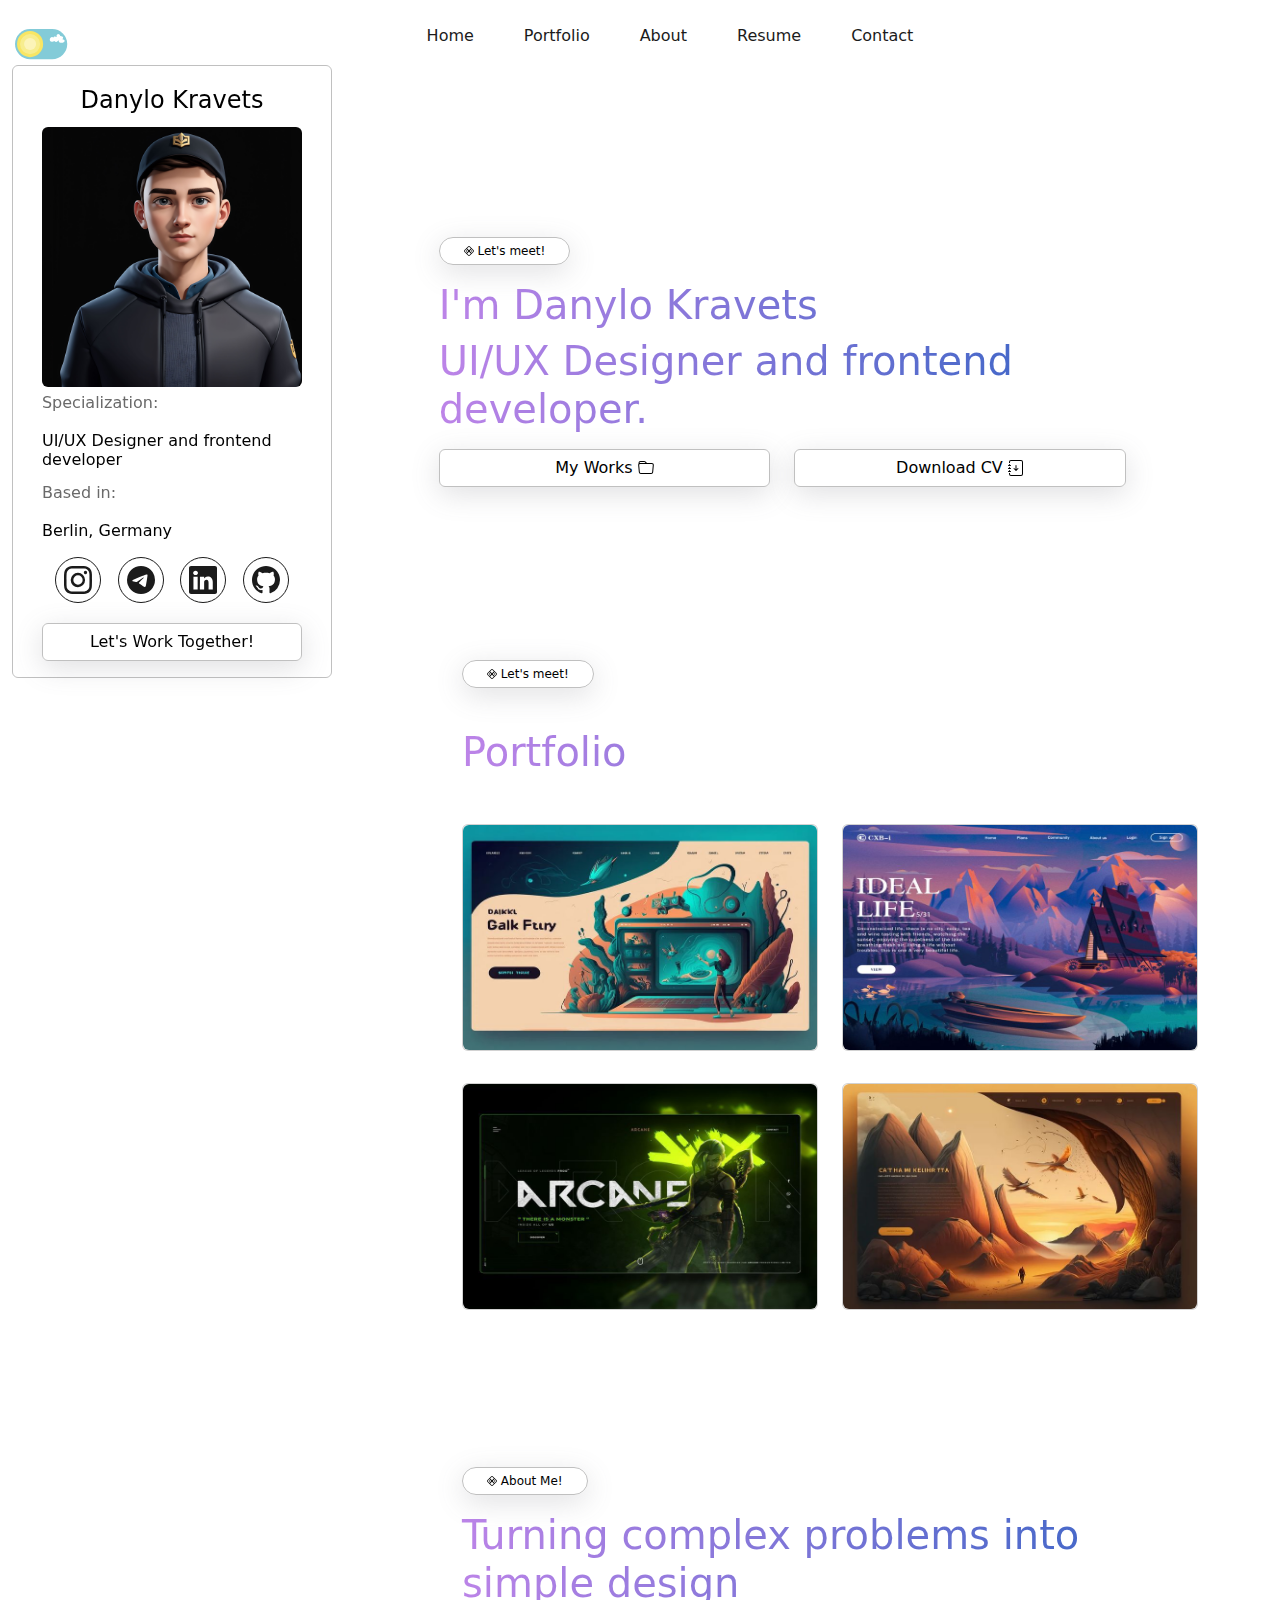
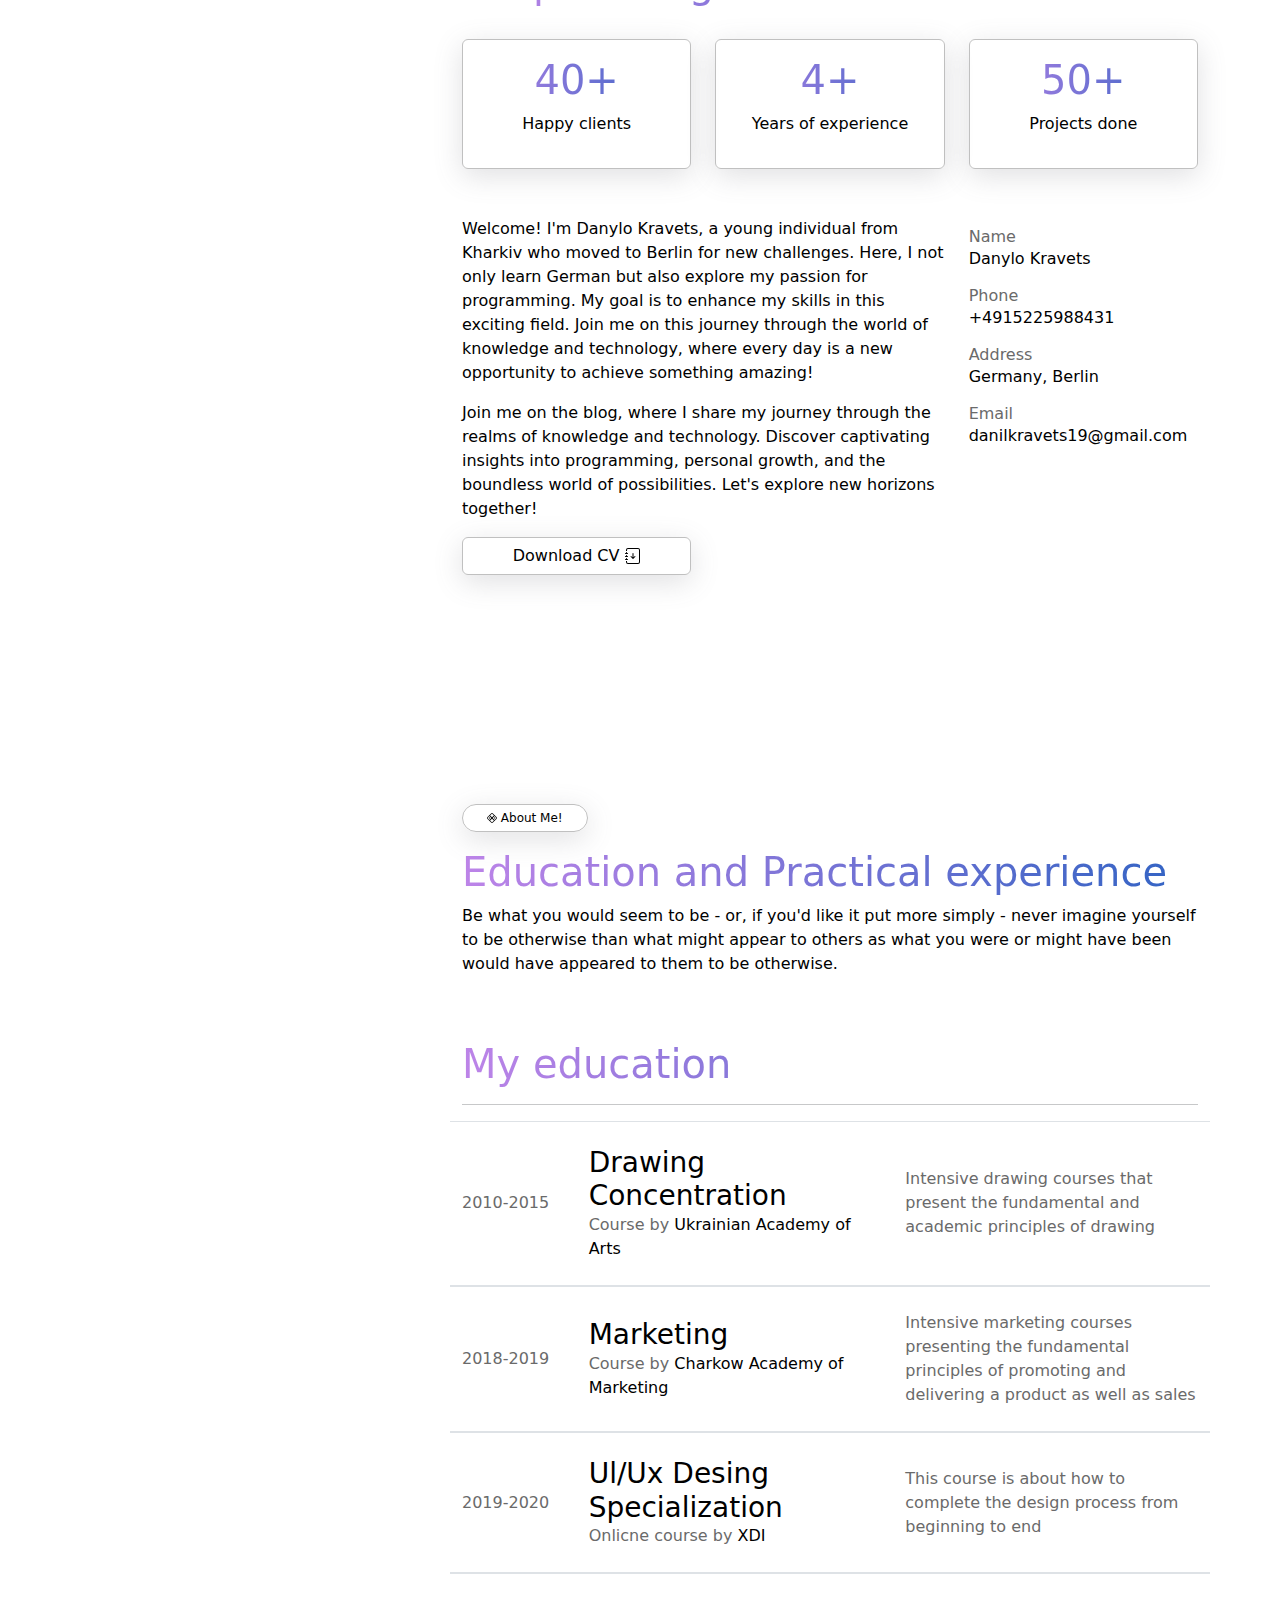
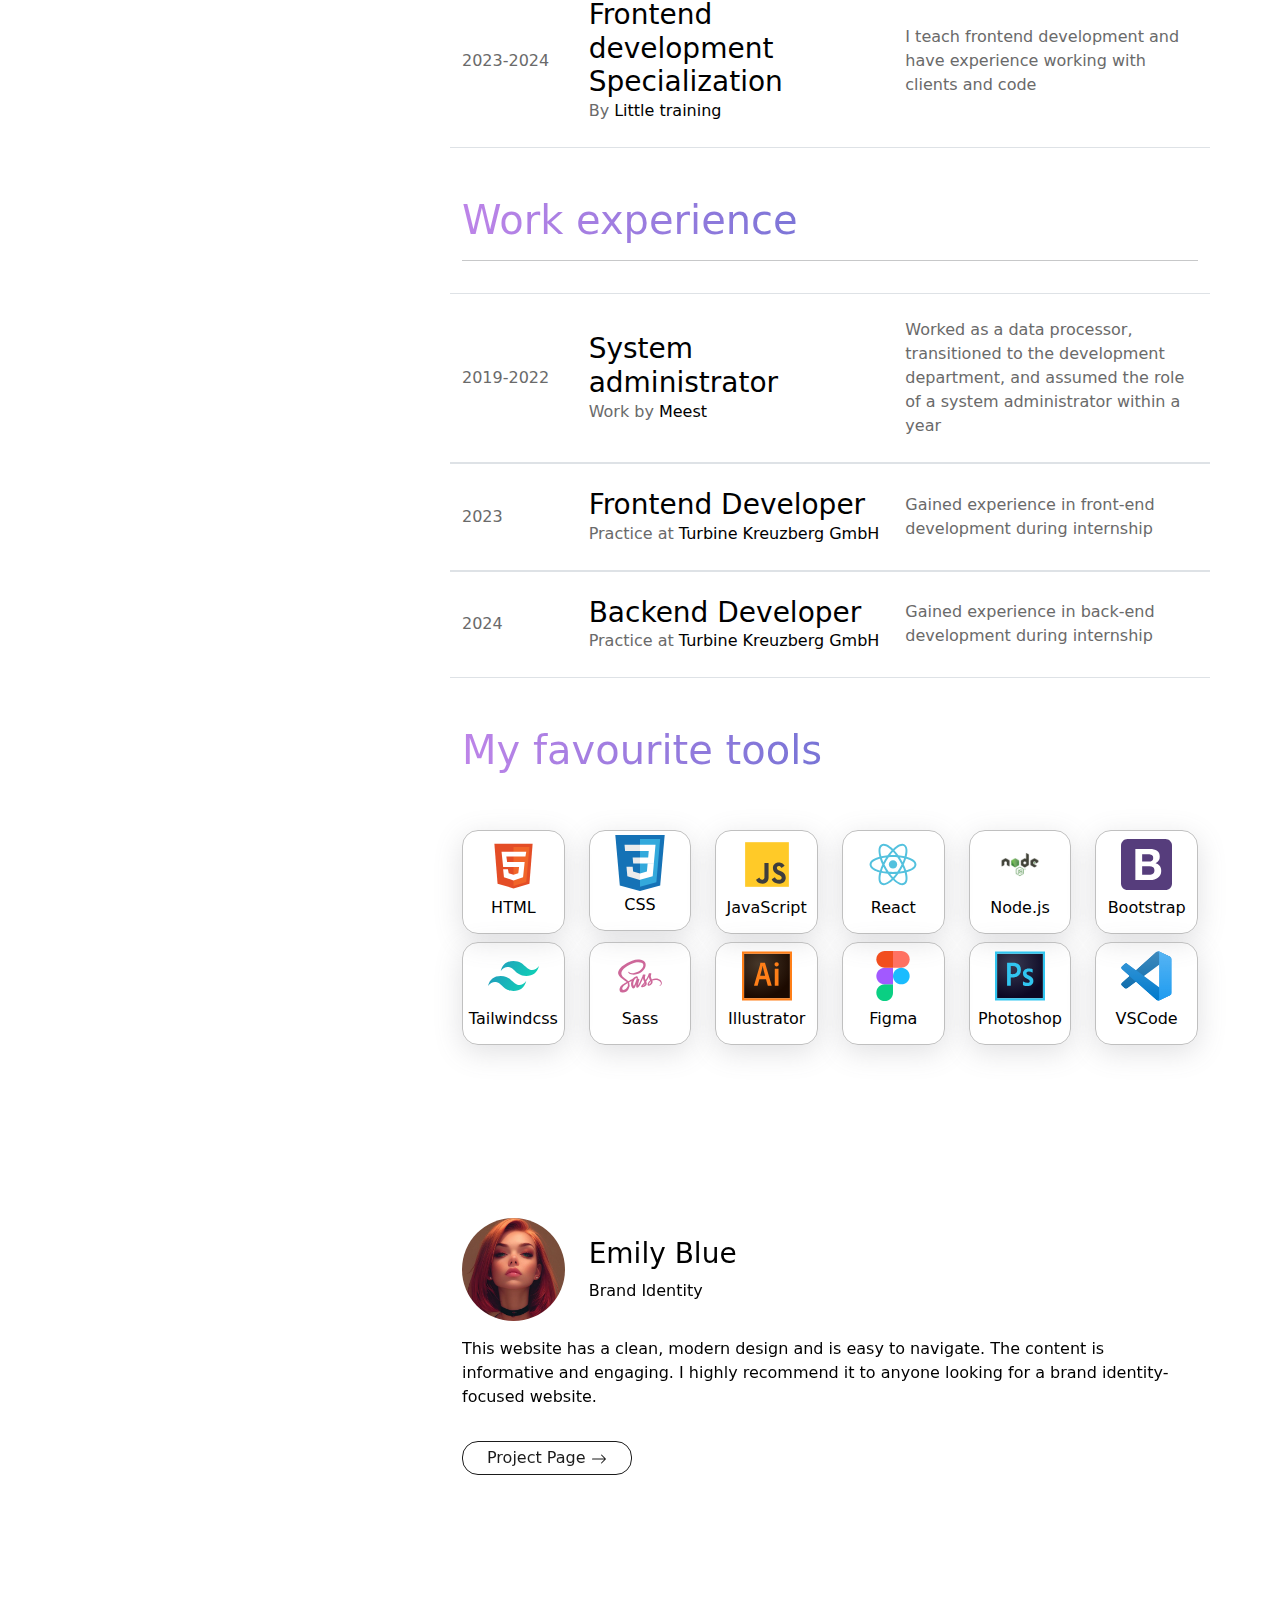
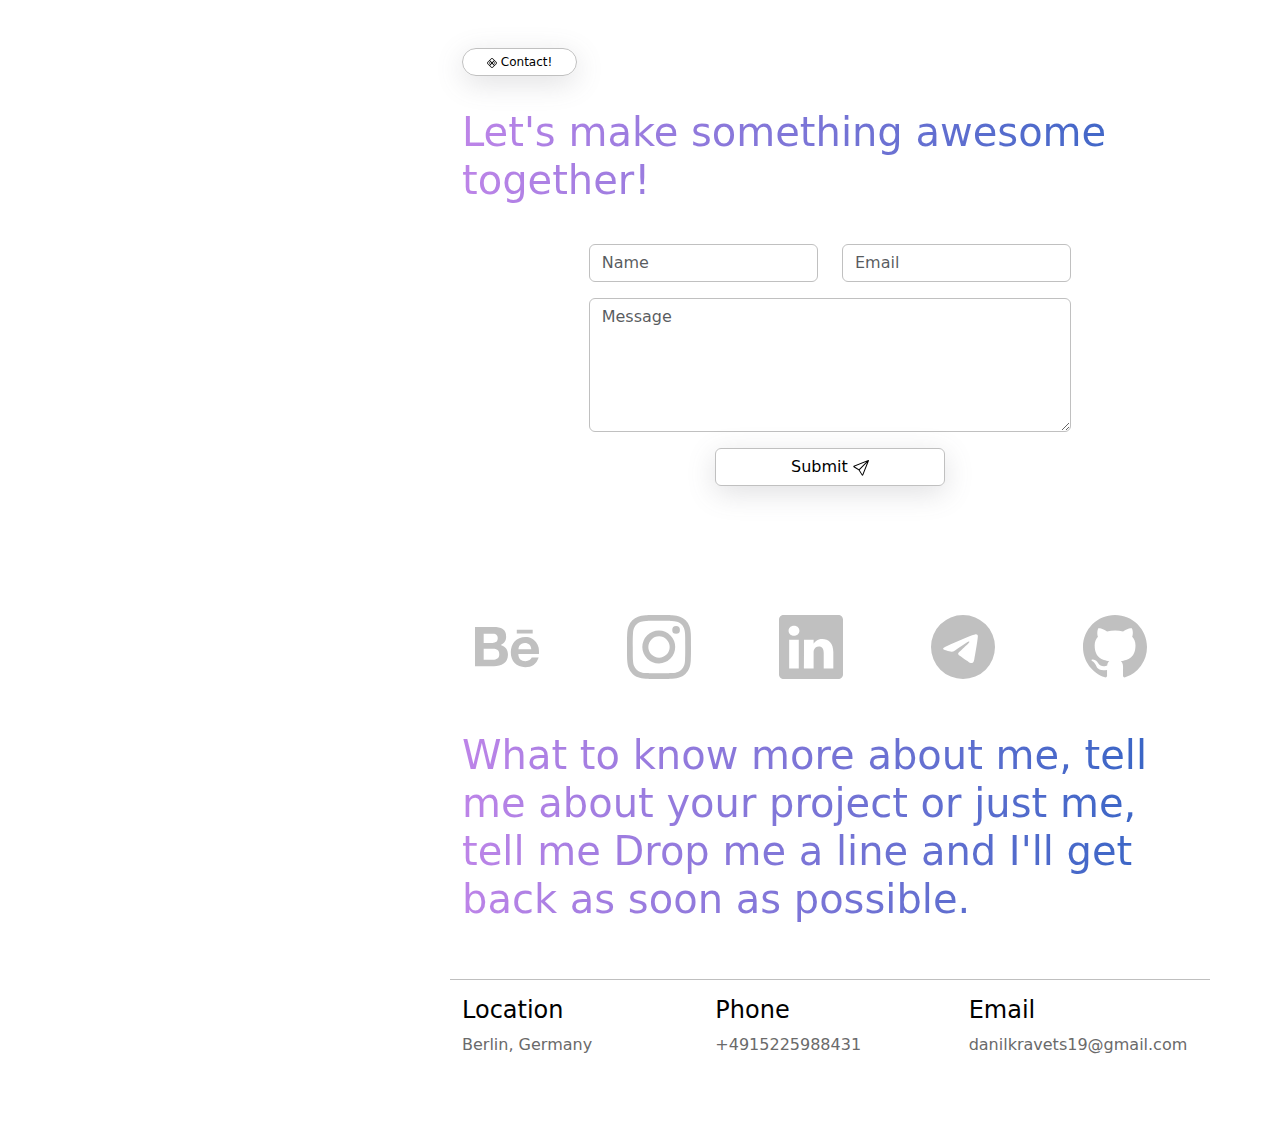
<file: index.html>
<!DOCTYPE html>
<html lang="en">
  <head>
    <meta charset="UTF-8" />
    <meta name="viewport" content="width=device-width, initial-scale=1.0" />
    <!-- Bootstrap -->
    <link
      href="https://cdn.jsdelivr.net/npm/bootstrap@5.3.3/dist/css/bootstrap.min.css"
      rel="stylesheet"
      integrity="sha384-QWTKZyjpPEjISv5WaRU9OFeRpok6YctnYmDr5pNlyT2bRjXh0JMhjY6hW+ALEwIH"
      crossorigin="anonymous"
    />
    <!-- Style -->
    <link rel="stylesheet" id="linksStyle" href="./app/CSS/lightStyle.css" />
    <link rel="stylesheet" href="./app/CSS/index.css" />
    <title>Danil Kravets</title>
  </head>
  <body>
    <header class="header">
      <nav
        class="navbar navbar-expand-lg rounded"
        aria-label="Twelfth navbar example"
      >
        <div class="container-fluid align-items-center">
          <button
            class="navbar-toggler"
            data-bs-toggle="collapse"
            data-bs-target="#navBarToggle"
            aria-expanded="false"
          >
            <span class="navbar-toggler-icon"></span>
          </button>
          <div class="justify-content-start">
            <label id="theme-toggle-button">
              <input type="checkbox" id="toggle" />
              <svg
                viewBox="0 0 69.667 44"
                xmlns:xlink="http://www.w3.org/1999/xlink"
                xmlns="http://www.w3.org/2000/svg"
              >
                <g
                  transform="translate(3.5 3.5)"
                  data-name="Component 15 – 1"
                  id="Component_15_1"
                >
                  <g
                    filter="url(#container)"
                    transform="matrix(1, 0, 0, 1, -3.5, -3.5)"
                  >
                    <rect
                      fill="#83cbd8"
                      transform="translate(3.5 3.5)"
                      rx="17.5"
                      height="35"
                      width="60.667"
                      data-name="container"
                      id="container"
                    ></rect>
                  </g>

                  <g transform="translate(2.333 2.333)" id="button">
                    <g data-name="sun" id="sun">
                      <g
                        filter="url(#sun-outer)"
                        transform="matrix(1, 0, 0, 1, -5.83, -5.83)"
                      >
                        <circle
                          fill="#f8e664"
                          transform="translate(5.83 5.83)"
                          r="15.167"
                          cy="15.167"
                          cx="15.167"
                          data-name="sun-outer"
                          id="sun-outer-2"
                        ></circle>
                      </g>
                      <g
                        filter="url(#sun)"
                        transform="matrix(1, 0, 0, 1, -5.83, -5.83)"
                      >
                        <path
                          fill="rgba(246,254,247,0.29)"
                          transform="translate(9.33 9.33)"
                          d="M11.667,0A11.667,11.667,0,1,1,0,11.667,11.667,11.667,0,0,1,11.667,0Z"
                          data-name="sun"
                          id="sun-3"
                        ></path>
                      </g>
                      <circle
                        fill="#fcf4b9"
                        transform="translate(8.167 8.167)"
                        r="7"
                        cy="7"
                        cx="7"
                        id="sun-inner"
                      ></circle>
                    </g>

                    <g data-name="moon" id="moon">
                      <g
                        filter="url(#moon)"
                        transform="matrix(1, 0, 0, 1, -31.5, -5.83)"
                      >
                        <circle
                          fill="#cce6ee"
                          transform="translate(31.5 5.83)"
                          r="15.167"
                          cy="15.167"
                          cx="15.167"
                          data-name="moon"
                          id="moon-3"
                        ></circle>
                      </g>
                      <g
                        fill="#a6cad0"
                        transform="translate(-24.415 -1.009)"
                        id="patches"
                      >
                        <circle
                          transform="translate(43.009 4.496)"
                          r="2"
                          cy="2"
                          cx="2"
                        ></circle>
                        <circle
                          transform="translate(39.366 17.952)"
                          r="2"
                          cy="2"
                          cx="2"
                          data-name="patch"
                        ></circle>
                        <circle
                          transform="translate(33.016 8.044)"
                          r="1"
                          cy="1"
                          cx="1"
                          data-name="patch"
                        ></circle>
                        <circle
                          transform="translate(51.081 18.888)"
                          r="1"
                          cy="1"
                          cx="1"
                          data-name="patch"
                        ></circle>
                        <circle
                          transform="translate(33.016 22.503)"
                          r="1"
                          cy="1"
                          cx="1"
                          data-name="patch"
                        ></circle>
                        <circle
                          transform="translate(50.081 10.53)"
                          r="1.5"
                          cy="1.5"
                          cx="1.5"
                          data-name="patch"
                        ></circle>
                      </g>
                    </g>
                  </g>

                  <g
                    filter="url(#cloud)"
                    transform="matrix(1, 0, 0, 1, -3.5, -3.5)"
                  >
                    <path
                      fill="#fff"
                      transform="translate(-3466.47 -160.94)"
                      d="M3512.81,173.815a4.463,4.463,0,0,1,2.243.62.95.95,0,0,1,.72-1.281,4.852,4.852,0,0,1,2.623.519c.034.02-.5-1.968.281-2.716a2.117,2.117,0,0,1,2.829-.274,1.821,1.821,0,0,1,.854,1.858c.063.037,2.594-.049,3.285,1.273s-.865,2.544-.807,2.626a12.192,12.192,0,0,1,2.278.892c.553.448,1.106,1.992-1.62,2.927a7.742,7.742,0,0,1-3.762-.3c-1.28-.49-1.181-2.65-1.137-2.624s-1.417,2.2-2.623,2.2a4.172,4.172,0,0,1-2.394-1.206,3.825,3.825,0,0,1-2.771.774c-3.429-.46-2.333-3.267-2.2-3.55A3.721,3.721,0,0,1,3512.81,173.815Z"
                      data-name="cloud"
                      id="cloud"
                    ></path>
                  </g>

                  <g
                    fill="#def8ff"
                    transform="translate(3.585 1.325)"
                    id="stars"
                  >
                    <path
                      transform="matrix(-1, 0.017, -0.017, -1, 24.231, 3.055)"
                      d="M.774,0,.566.559,0,.539.458.933.25,1.492l.485-.361.458.394L1.024.953,1.509.592.943.572Z"
                    ></path>
                    <path
                      transform="matrix(-0.777, 0.629, -0.629, -0.777, 23.185, 12.358)"
                      d="M1.341.529.836.472.736,0,.505.46,0,.4.4.729l-.231.46L.605.932l.4.326L.9.786Z"
                      data-name="star"
                    ></path>
                    <path
                      transform="matrix(0.438, 0.899, -0.899, 0.438, 23.177, 29.735)"
                      d="M.015,1.065.475.9l.285.365L.766.772l.46-.164L.745.494.751,0,.481.407,0,.293.285.658Z"
                      data-name="star"
                    ></path>
                    <path
                      transform="translate(12.677 0.388) rotate(104)"
                      d="M1.161,1.6,1.059,1,1.574.722.962.607.86,0,.613.572,0,.457.446.881.2,1.454l.516-.274Z"
                      data-name="star"
                    ></path>
                    <path
                      transform="matrix(-0.07, 0.998, -0.998, -0.07, 11.066, 15.457)"
                      d="M.873,1.648l.114-.62L1.579.945,1.03.62,1.144,0,.706.464.157.139.438.7,0,1.167l.592-.083Z"
                      data-name="star"
                    ></path>
                    <path
                      transform="translate(8.326 28.061) rotate(11)"
                      d="M.593,0,.638.724,0,.982l.7.211.045.724.36-.64.7.211L1.342.935,1.7.294,1.063.552Z"
                      data-name="star"
                    ></path>
                    <path
                      transform="translate(5.012 5.962) rotate(172)"
                      d="M.816,0,.5.455,0,.311.323.767l-.312.455.516-.215.323.456L.827.911,1.343.7.839.552Z"
                      data-name="star"
                    ></path>
                    <path
                      transform="translate(2.218 14.616) rotate(169)"
                      d="M1.261,0,.774.571.114.3.487.967,0,1.538.728,1.32l.372.662.047-.749.728-.218L1.215.749Z"
                      data-name="star"
                    ></path>
                  </g>
                </g>
              </svg>
            </label>
          </div>
          <div
            class="collapse navbar-collapse justify-content-md-center"
            id="navBarToggle"
          >
            <ul class="navbar-nav">
              <li class="nav-item text-center mx-2 rounded-2 nav-items-style">
                <a class="nav-link mx-2" aria-current="page" href="#home"
                  >Home</a
                >
              </li>
              <li class="nav-item text-center mx-2 rounded-2 nav-items-style">
                <a class="nav-link mx-2" aria-current="page" href="#portfolio"
                  >Portfolio</a
                >
              </li>
              <li class="nav-item text-center mx-2 rounded-2 nav-items-style">
                <a class="nav-link mx-2" aria-current="page" href="#about"
                  >About
                </a>
              </li>
              <li class="nav-item text-center mx-2 rounded-2 nav-items-style">
                <a class="nav-link mx-2" aria-current="page" href="#resume"
                  >Resume</a
                >
              </li>
              <li class="nav-item text-center mx-2 rounded-2 nav-items-style">
                <a class="nav-link mx-2" aria-current="page" href="#contact"
                  >Contact</a
                >
              </li>
            </ul>
          </div>
        </div>
      </nav>
    </header>
    <main class="main">
      <section id="home" class="home">
        <div class="container-fluid">
          <div
            class="row justify-content-lg-end justify-content-md-center align-items-center"
          >
            <div class="col-lg-4 col-lg-4 col-sm-12">
              <!-- Card Info  -->
              <div
                class="card inherit-content fixed-card position-lg-fixed"
                id="navbar-example2"
              >
                <div class="card-body">
                  <div class="row justify-content-center">
                    <div class="col-10 my-1">
                      <h4 class="text-color text-center">Danylo Kravets</h4>
                    </div>
                  </div>
                  <div class="row justify-content-center">
                    <div class="col-11">
                      <img
                        src="./assets/img/my-avatar1.png"
                        class="img-fluid rounded-2"
                        alt=""
                      />
                    </div>
                  </div>
                  <div class="row justify-content-center my-1">
                    <div class="col-11">
                      <p class="text-start text-grei">Specialization:</p>
                      <h6 class="text-start">
                        UI/UX Designer and frontend developer
                      </h6>
                    </div>
                  </div>
                  <div class="row justify-content-center my-1">
                    <div class="col-11">
                      <p class="text-start text-grei">Based in:</p>
                      <h6 class="text-start">Berlin, Germany</h6>
                    </div>
                  </div>
                  <div class="row justify-content-center my-1">
                    <div class="col-11">
                      <!-- Icons links -->
                      <div class="row justify-content-evenly">
                        <form class="d-flex justify-content-evenly">
                          <a
                            href="https://www.instagram.com/danilkravets1/?igsh=MWRubWF5ZTBxcXJjaw%3D%3D&utm_source=qr"
                            class="icon-btn rounded-circle p-2 m-1"
                            ><svg
                              xmlns="http://www.w3.org/2000/svg"
                              width="28"
                              height="28"
                              fill=""
                              class="bi bi-instagram"
                              viewBox="0 0 16 16"
                            >
                              <path
                                d="M8 0C5.829 0 5.556.01 4.703.048 3.85.088 3.269.222 2.76.42a3.9 3.9 0 0 0-1.417.923A3.9 3.9 0 0 0 .42 2.76C.222 3.268.087 3.85.048 4.7.01 5.555 0 5.827 0 8.001c0 2.172.01 2.444.048 3.297.04.852.174 1.433.372 1.942.205.526.478.972.923 1.417.444.445.89.719 1.416.923.51.198 1.09.333 1.942.372C5.555 15.99 5.827 16 8 16s2.444-.01 3.298-.048c.851-.04 1.434-.174 1.943-.372a3.9 3.9 0 0 0 1.416-.923c.445-.445.718-.891.923-1.417.197-.509.332-1.09.372-1.942C15.99 10.445 16 10.173 16 8s-.01-2.445-.048-3.299c-.04-.851-.175-1.433-.372-1.941a3.9 3.9 0 0 0-.923-1.417A3.9 3.9 0 0 0 13.24.42c-.51-.198-1.092-.333-1.943-.372C10.443.01 10.172 0 7.998 0zm-.717 1.442h.718c2.136 0 2.389.007 3.232.046.78.035 1.204.166 1.486.275.373.145.64.319.92.599s.453.546.598.92c.11.281.24.705.275 1.485.039.843.047 1.096.047 3.231s-.008 2.389-.047 3.232c-.035.78-.166 1.203-.275 1.485a2.5 2.5 0 0 1-.599.919c-.28.28-.546.453-.92.598-.28.11-.704.24-1.485.276-.843.038-1.096.047-3.232.047s-2.39-.009-3.233-.047c-.78-.036-1.203-.166-1.485-.276a2.5 2.5 0 0 1-.92-.598 2.5 2.5 0 0 1-.6-.92c-.109-.281-.24-.705-.275-1.485-.038-.843-.046-1.096-.046-3.233s.008-2.388.046-3.231c.036-.78.166-1.204.276-1.486.145-.373.319-.64.599-.92s.546-.453.92-.598c.282-.11.705-.24 1.485-.276.738-.034 1.024-.044 2.515-.045zm4.988 1.328a.96.96 0 1 0 0 1.92.96.96 0 0 0 0-1.92m-4.27 1.122a4.109 4.109 0 1 0 0 8.217 4.109 4.109 0 0 0 0-8.217m0 1.441a2.667 2.667 0 1 1 0 5.334 2.667 2.667 0 0 1 0-5.334"
                              ></path></svg></a
                          ><a
                            href="https://t.me/danilkravets"
                            class="icon-btn rounded-circle p-2 m-1"
                            ><svg
                              xmlns="http://www.w3.org/2000/svg"
                              width="28"
                              height="28"
                              fill=""
                              class="bi bi-telegram"
                              viewBox="0 0 16 16"
                            >
                              <path
                                d="M16 8A8 8 0 1 1 0 8a8 8 0 0 1 16 0M8.287 5.906q-1.168.486-4.666 2.01-.567.225-.595.442c-.03.243.275.339.69.47l.175.055c.408.133.958.288 1.243.294q.39.01.868-.32 3.269-2.206 3.374-2.23c.05-.012.12-.026.166.016s.042.12.037.141c-.03.129-1.227 1.241-1.846 1.817-.193.18-.33.307-.358.336a8 8 0 0 1-.188.186c-.38.366-.664.64.015 1.088.327.216.589.393.85.571.284.194.568.387.936.629q.14.092.27.187c.331.236.63.448.997.414.214-.02.435-.22.547-.82.265-1.417.786-4.486.906-5.751a1.4 1.4 0 0 0-.013-.315.34.34 0 0 0-.114-.217.53.53 0 0 0-.31-.093c-.3.005-.763.166-2.984 1.09"
                              ></path></svg></a
                          ><a
                            href="https://www.linkedin.com/notifications/?filter=all"
                            class="icon-btn rounded-circle p-2 m-1"
                            ><svg
                              xmlns="http://www.w3.org/2000/svg"
                              width="28"
                              height="28"
                              fill=""
                              class="bi bi-linkedin"
                              viewBox="0 0 16 16"
                            >
                              <path
                                d="M0 1.146C0 .513.526 0 1.175 0h13.65C15.474 0 16 .513 16 1.146v13.708c0 .633-.526 1.146-1.175 1.146H1.175C.526 16 0 15.487 0 14.854zm4.943 12.248V6.169H2.542v7.225zm-1.2-8.212c.837 0 1.358-.554 1.358-1.248-.015-.709-.52-1.248-1.342-1.248S2.4 3.226 2.4 3.934c0 .694.521 1.248 1.327 1.248zm4.908 8.212V9.359c0-.216.016-.432.08-.586.173-.431.568-.878 1.232-.878.869 0 1.216.662 1.216 1.634v3.865h2.401V9.25c0-2.22-1.184-3.252-2.764-3.252-1.274 0-1.845.7-2.165 1.193v.025h-.016l.016-.025V6.169h-2.4c.03.678 0 7.225 0 7.225z"
                              ></path></svg></a
                          ><a
                            href="https://github.com/danilkberlin"
                            class="icon-btn rounded-circle p-2 m-1"
                            ><svg
                              xmlns="http://www.w3.org/2000/svg"
                              width="28"
                              height="28"
                              fill=""
                              class="bi bi-github"
                              viewBox="0 0 16 16"
                            >
                              <path
                                d="M8 0C3.58 0 0 3.58 0 8c0 3.54 2.29 6.53 5.47 7.59.4.07.55-.17.55-.38 0-.19-.01-.82-.01-1.49-2.01.37-2.53-.49-2.69-.94-.09-.23-.48-.94-.82-1.13-.28-.15-.68-.52-.01-.53.63-.01 1.08.58 1.23.82.72 1.21 1.87.87 2.33.66.07-.52.28-.87.51-1.07-1.78-.2-3.64-.89-3.64-3.95 0-.87.31-1.59.82-2.15-.08-.2-.36-1.02.08-2.12 0 0 .67-.21 2.2.82.64-.18 1.32-.27 2-.27s1.36.09 2 .27c1.53-1.04 2.2-.82 2.2-.82.44 1.1.16 1.92.08 2.12.51.56.82 1.27.82 2.15 0 3.07-1.87 3.75-3.65 3.95.29.25.54.73.54 1.48 0 1.07-.01 1.93-.01 2.2 0 .21.15.46.55.38A8.01 8.01 0 0 0 16 8c0-4.42-3.58-8-8-8"
                              ></path>
                            </svg>
                          </a>
                        </form>
                      </div>
                    </div>
                  </div>
                  <div class="row justify-content-center mt-3">
                    <div class="col-11">
                      <a href="#contact">
                        <button class="btn btn-style w-100">
                          Let's Work Together!
                        </button>
                      </a>
                    </div>
                  </div>
                </div>
              </div>
            </div>
            <div class="col-lg-8 col-md-8 col-sm-12 my-4">
              <div class="row justify-content-start">
                <div class="col-lg-3 col-md-5">
                  <button class="nav-button-content px-4 py-1 my-3 rounded-4">
                    <svg
                      xmlns="http://www.w3.org/2000/svg"
                      width="10"
                      height="10"
                      fill="currentColor"
                      class="bi bi-sign-railroad"
                      viewBox="0 0 16 16"
                    >
                      <path
                        d="M11.303 6.584h1.064c.592 0 .936.334.936.844a.79.79 0 0 1-.485.748l.536 1.074h-.59l-.467-.994h-.473v.994h-.521zm.521.414v.861h.46c.292 0 .474-.14.474-.421 0-.286-.188-.44-.467-.44zm-8.771-.414h1.064c.592 0 .936.334.936.844 0 .39-.242.654-.485.748l.536 1.074h-.59l-.467-.994h-.473v.994h-.521zm.521.414v.861h.46c.292 0 .474-.14.474-.421 0-.286-.188-.44-.467-.44z"
                      ></path>
                      <path
                        d="M6.95.435c.58-.58 1.52-.58 2.1 0l6.515 6.516c.58.58.58 1.519 0 2.098L9.05 15.565c-.58.58-1.519.58-2.098 0L.435 9.05a1.48 1.48 0 0 1 0-2.098zm1.4.7a.495.495 0 0 0-.7 0L4.923 3.861 8 6.939l3.078-3.077L8.35 1.134Zm3.788 3.788L9.061 8l3.077 3.078 2.728-2.728a.495.495 0 0 0 0-.7zm-1.06 7.215L8 9.061l-3.077 3.077 2.727 2.728a.495.495 0 0 0 .7 0zm-7.216-1.06L6.939 8 3.862 4.923 1.134 7.65a.495.495 0 0 0 0 .7z"
                      ></path>
                    </svg>
                    Let's meet!
                  </button>
                </div>
              </div>
              <!-- Text and button controller -->
              <div
                class="row justify-content-lg-start justify-content-md-end justify-content-sm-center"
              >
                <div class="col-10">
                  <h1 class="title-text">I'm Danylo Kravets</h1>
                  <h1 class="title-text">
                    UI/UX Designer and frontend developer.
                  </h1>
                </div>
              </div>
              <div
                class="row d-flex justify-content-lg-start justify-content-md-end justify-content-sm-center"
              >
                <div class="col-lg-5 col-md-6 col-sm-12 my-2">
                  <a href="https://github.com/danilkberlin">
                    <button class="btn btn-style w-100">
                      My Works
                      <svg
                        xmlns="http://www.w3.org/2000/svg"
                        width="16"
                        height="16"
                        fill="currentColor"
                        class="bi bi-folder"
                        viewBox="0 0 16 16"
                      >
                        <path
                          d="M.54 3.87.5 3a2 2 0 0 1 2-2h3.672a2 2 0 0 1 1.414.586l.828.828A2 2 0 0 0 9.828 3h3.982a2 2 0 0 1 1.992 2.181l-.637 7A2 2 0 0 1 13.174 14H2.826a2 2 0 0 1-1.991-1.819l-.637-7a2 2 0 0 1 .342-1.31zM2.19 4a1 1 0 0 0-.996 1.09l.637 7a1 1 0 0 0 .995.91h10.348a1 1 0 0 0 .995-.91l.637-7A1 1 0 0 0 13.81 4zm4.69-1.707A1 1 0 0 0 6.172 2H2.5a1 1 0 0 0-1 .981l.006.139q.323-.119.684-.12h5.396z"
                        />
                      </svg>
                    </button>
                  </a>
                </div>
                <div class="col-lg-5 col-md-6 col-sm-12 my-2">
                  <a href="./assets/Documents/Lebenslauf_Kravets.pdf">
                    <button class="btn btn-style w-100">
                      Download CV
                      <svg
                        xmlns="http://www.w3.org/2000/svg"
                        width="16"
                        height="16"
                        fill="currentColor"
                        class="bi bi-journal-arrow-down"
                        viewBox="0 0 16 16"
                      >
                        <path
                          fill-rule="evenodd"
                          d="M8 5a.5.5 0 0 1 .5.5v3.793l1.146-1.147a.5.5 0 0 1 .708.708l-2 2a.5.5 0 0 1-.708 0l-2-2a.5.5 0 1 1 .708-.708L7.5 9.293V5.5A.5.5 0 0 1 8 5"
                        />
                        <path
                          d="M3 0h10a2 2 0 0 1 2 2v12a2 2 0 0 1-2 2H3a2 2 0 0 1-2-2v-1h1v1a1 1 0 0 0 1 1h10a1 1 0 0 0 1-1V2a1 1 0 0 0-1-1H3a1 1 0 0 0-1 1v1H1V2a2 2 0 0 1 2-2"
                        />
                        <path
                          d="M1 5v-.5a.5.5 0 0 1 1 0V5h.5a.5.5 0 0 1 0 1h-2a.5.5 0 0 1 0-1zm0 3v-.5a.5.5 0 0 1 1 0V8h.5a.5.5 0 0 1 0 1h-2a.5.5 0 0 1 0-1zm0 3v-.5a.5.5 0 0 1 1 0v.5h.5a.5.5 0 0 1 0 1h-2a.5.5 0 0 1 0-1z"
                        />
                      </svg>
                    </button>
                  </a>
                </div>
              </div>
            </div>
          </div>
        </div>
      </section>
      <div
        data-bs-spy="scroll"
        data-bs-target="#navbar-example2"
        data-bs-root-margin="0px 0px -40%"
        data-bs-smooth-scroll="true"
        class="scrollspy-example rounded-2"
        tabindex="0"
      >
        <section id="portfolio" class="portfolio">
          <div class="container">
            <div class="row my-4 justify-content-end">
              <div class="col-lg-8 col-md-12">
                <button class="nav-button-content px-4 py-1 my-3 rounded-4">
                  <svg
                    xmlns="http://www.w3.org/2000/svg"
                    width="10"
                    height="10"
                    fill="currentColor"
                    class="bi bi-sign-railroad"
                    viewBox="0 0 16 16"
                  >
                    <path
                      d="M11.303 6.584h1.064c.592 0 .936.334.936.844a.79.79 0 0 1-.485.748l.536 1.074h-.59l-.467-.994h-.473v.994h-.521zm.521.414v.861h.46c.292 0 .474-.14.474-.421 0-.286-.188-.44-.467-.44zm-8.771-.414h1.064c.592 0 .936.334.936.844 0 .39-.242.654-.485.748l.536 1.074h-.59l-.467-.994h-.473v.994h-.521zm.521.414v.861h.46c.292 0 .474-.14.474-.421 0-.286-.188-.44-.467-.44z"
                    ></path>
                    <path
                      d="M6.95.435c.58-.58 1.52-.58 2.1 0l6.515 6.516c.58.58.58 1.519 0 2.098L9.05 15.565c-.58.58-1.519.58-2.098 0L.435 9.05a1.48 1.48 0 0 1 0-2.098zm1.4.7a.495.495 0 0 0-.7 0L4.923 3.861 8 6.939l3.078-3.077L8.35 1.134Zm3.788 3.788L9.061 8l3.077 3.078 2.728-2.728a.495.495 0 0 0 0-.7zm-1.06 7.215L8 9.061l-3.077 3.077 2.727 2.728a.495.495 0 0 0 .7 0zm-7.216-1.06L6.939 8 3.862 4.923 1.134 7.65a.495.495 0 0 0 0 .7z"
                    ></path>
                  </svg>
                  Let's meet!
                </button>
              </div>
            </div>
            <div class="row my-4 justify-content-end">
              <div class="col-lg-8 col-md-12">
                <h1 class="title-text text-start">Portfolio</h1>
              </div>
            </div>
            <div class="row justify-content-lg-end justify-content-md-center">
              <div class="col-lg-8 col-md-12">
                <!-- JS Array  -->
                <div class="cardArray" id="cardArray">
                  <div class="row"></div>
                </div>
              </div>
            </div>
          </div>
        </section>
        <section id="about" class="about">
          <div class="container">
            <div class="row justify-content-lg-end justify-content-md-center">
              <div class="col-lg-8 col-md-12">
                <div class="row justify-content-start">
                  <div class="col-12">
                    <button class="nav-button-content px-4 py-1 my-3 rounded-4">
                      <svg
                        xmlns="http://www.w3.org/2000/svg"
                        width="10"
                        height="10"
                        fill="currentColor"
                        class="bi bi-sign-railroad"
                        viewBox="0 0 16 16"
                      >
                        <path
                          d="M11.303 6.584h1.064c.592 0 .936.334.936.844a.79.79 0 0 1-.485.748l.536 1.074h-.59l-.467-.994h-.473v.994h-.521zm.521.414v.861h.46c.292 0 .474-.14.474-.421 0-.286-.188-.44-.467-.44zm-8.771-.414h1.064c.592 0 .936.334.936.844 0 .39-.242.654-.485.748l.536 1.074h-.59l-.467-.994h-.473v.994h-.521zm.521.414v.861h.46c.292 0 .474-.14.474-.421 0-.286-.188-.44-.467-.44z"
                        ></path>
                        <path
                          d="M6.95.435c.58-.58 1.52-.58 2.1 0l6.515 6.516c.58.58.58 1.519 0 2.098L9.05 15.565c-.58.58-1.519.58-2.098 0L.435 9.05a1.48 1.48 0 0 1 0-2.098zm1.4.7a.495.495 0 0 0-.7 0L4.923 3.861 8 6.939l3.078-3.077L8.35 1.134Zm3.788 3.788L9.061 8l3.077 3.078 2.728-2.728a.495.495 0 0 0 0-.7zm-1.06 7.215L8 9.061l-3.077 3.077 2.727 2.728a.495.495 0 0 0 .7 0zm-7.216-1.06L6.939 8 3.862 4.923 1.134 7.65a.495.495 0 0 0 0 .7z"
                        ></path>
                      </svg>
                      About Me!
                    </button>
                  </div>
                </div>
                <div class="row justify-content-start">
                  <h1 class="title-text">
                    Turning complex problems into simple design
                  </h1>
                </div>
                <div class="row align-items-center justify-content-around my-4">
                  <div class="col-4">
                    <div class="card-about text-center py-3 rounded-2">
                      <div class="row">
                        <div class="col-12">
                          <h1 class="title-text">40+</h1>
                        </div>
                      </div>
                      <div class="row">
                        <div class="col-12">
                          <p>Happy clients</p>
                        </div>
                      </div>
                    </div>
                  </div>
                  <div class="col-4">
                    <div class="card-about text-center py-3 rounded-2">
                      <div class="row">
                        <div class="col-12">
                          <h1 class="title-text YearsOfExperience"></h1>
                        </div>
                      </div>
                      <div class="row">
                        <div class="col-12">
                          <p>Years of experience</p>
                        </div>
                      </div>
                    </div>
                  </div>
                  <div class="col-4">
                    <div class="card-about text-center py-3 rounded-2">
                      <div class="row">
                        <div class="col-12">
                          <h1 class="title-text">50+</h1>
                        </div>
                      </div>
                      <div class="row">
                        <div class="col-12">
                          <p>Projects done</p>
                        </div>
                      </div>
                    </div>
                  </div>
                </div>
                <div class="row justify-content-center align-items-start my-5">
                  <div class="col-lg-8 col-md-11">
                    <p class="text-color">
                      Welcome! I'm Danylo Kravets, a young individual from
                      Kharkiv who moved to Berlin for new challenges. Here, I
                      not only learn German but also explore my passion for
                      programming. My goal is to enhance my skills in this
                      exciting field. Join me on this journey through the world
                      of knowledge and technology, where every day is a new
                      opportunity to achieve something amazing!
                    </p>
                    <p class="text-color">
                      Join me on the blog, where I share my journey through the
                      realms of knowledge and technology. Discover captivating
                      insights into programming, personal growth, and the
                      boundless world of possibilities. Let's explore new
                      horizons together!
                    </p>
                    <div class="row my-3">
                      <div class="col-lg-6 col-md-8 col-sm-10">
                        <a href="./assets/Documents/Lebenslauf_Kravets.pdf">
                          <button class="btn btn-style w-100">
                            Download CV
                            <svg
                              xmlns="http://www.w3.org/2000/svg"
                              width="16"
                              height="16"
                              fill="currentColor"
                              class="bi bi-journal-arrow-down"
                              viewBox="0 0 16 16"
                            >
                              <path
                                fill-rule="evenodd"
                                d="M8 5a.5.5 0 0 1 .5.5v3.793l1.146-1.147a.5.5 0 0 1 .708.708l-2 2a.5.5 0 0 1-.708 0l-2-2a.5.5 0 1 1 .708-.708L7.5 9.293V5.5A.5.5 0 0 1 8 5"
                              />
                              <path
                                d="M3 0h10a2 2 0 0 1 2 2v12a2 2 0 0 1-2 2H3a2 2 0 0 1-2-2v-1h1v1a1 1 0 0 0 1 1h10a1 1 0 0 0 1-1V2a1 1 0 0 0-1-1H3a1 1 0 0 0-1 1v1H1V2a2 2 0 0 1 2-2"
                              />
                              <path
                                d="M1 5v-.5a.5.5 0 0 1 1 0V5h.5a.5.5 0 0 1 0 1h-2a.5.5 0 0 1 0-1zm0 3v-.5a.5.5 0 0 1 1 0V8h.5a.5.5 0 0 1 0 1h-2a.5.5 0 0 1 0-1zm0 3v-.5a.5.5 0 0 1 1 0v.5h.5a.5.5 0 0 1 0 1h-2a.5.5 0 0 1 0-1z"
                              />
                            </svg>
                          </button>
                        </a>
                      </div>
                    </div>
                  </div>
                  <div class="col-lg-4 col-md-10">
                    <div
                      class="row justify-content-lg-start justify-content-md-center"
                    >
                      <div class="col-12">
                        <div id="aboutGetDate" class="aboutGetDate"></div>
                      </div>
                    </div>
                  </div>
                </div>
              </div>
            </div>
          </div>
        </section>
        <section id="resume">
          <div class="container">
            <div class="row justify-content-lg-end justify-content-md-center">
              <div class="col-lg-8 col-md-8 col-sm-12 my-4">
                <div class="row">
                  <div class="col-12">
                    <button class="nav-button-content px-4 py-1 my-3 rounded-4">
                      <svg
                        xmlns="http://www.w3.org/2000/svg"
                        width="10"
                        height="10"
                        fill="currentColor"
                        class="bi bi-sign-railroad"
                        viewBox="0 0 16 16"
                      >
                        <path
                          d="M11.303 6.584h1.064c.592 0 .936.334.936.844a.79.79 0 0 1-.485.748l.536 1.074h-.59l-.467-.994h-.473v.994h-.521zm.521.414v.861h.46c.292 0 .474-.14.474-.421 0-.286-.188-.44-.467-.44zm-8.771-.414h1.064c.592 0 .936.334.936.844 0 .39-.242.654-.485.748l.536 1.074h-.59l-.467-.994h-.473v.994h-.521zm.521.414v.861h.46c.292 0 .474-.14.474-.421 0-.286-.188-.44-.467-.44z"
                        ></path>
                        <path
                          d="M6.95.435c.58-.58 1.52-.58 2.1 0l6.515 6.516c.58.58.58 1.519 0 2.098L9.05 15.565c-.58.58-1.519.58-2.098 0L.435 9.05a1.48 1.48 0 0 1 0-2.098zm1.4.7a.495.495 0 0 0-.7 0L4.923 3.861 8 6.939l3.078-3.077L8.35 1.134Zm3.788 3.788L9.061 8l3.077 3.078 2.728-2.728a.495.495 0 0 0 0-.7zm-1.06 7.215L8 9.061l-3.077 3.077 2.727 2.728a.495.495 0 0 0 .7 0zm-7.216-1.06L6.939 8 3.862 4.923 1.134 7.65a.495.495 0 0 0 0 .7z"
                        ></path>
                      </svg>
                      About Me!
                    </button>
                  </div>
                </div>
                <div class="row">
                  <div class="col-12">
                    <h1 class="title-text">
                      Education and Practical experience
                    </h1>
                  </div>
                </div>
                <div class="row">
                  <div class="col-12">
                    <p class="text-color">
                      Be what you would seem to be - or, if you'd like it put
                      more simply - never imagine yourself to be otherwise than
                      what might appear to others as what you were or might have
                      been would have appeared to them to be otherwise.
                    </p>
                  </div>
                </div>
                <div class="row mt-5">
                  <div class="col-12">
                    <h1 class="title-text">My education</h1>
                    <hr />
                  </div>
                </div>
                <div class="addEducation"></div>
                <div class="row mt-5 mb-3">
                  <div class="col-12">
                    <h1 class="title-text">Work experience</h1>
                    <hr />
                  </div>
                </div>
                <div class="addWorkExperience"></div>
                <div class="row my-5">
                  <div class="col-12">
                    <h1 class="title-text">My favourite tools</h1>
                  </div>
                </div>
                <div class="MyFavoriteTools">
                  <div class="row justify-content-center d-flex"></div>
                </div>
              </div>
            </div>
          </div>
        </section>
        <section class="comments">
          <div class="container-lg container-fluid">
            <div class="row justify-content-lg-end justify-content-md-center">
              <div class="col-lg-8 col-md-12">
                <div
                  id="carouselExampleSlidesOnly"
                  class="carousel slide"
                  data-bs-ride="carousel"
                >
                  <div class="carousel-inner">
                    <div class="carousel-item active">
                      <div
                        class="row my-3 align-items-center justify-content-start"
                      >
                        <div class="col-md-2 col-4">
                          <img
                            src="./assets/img/ComentsFoto10.jpeg"
                            class="rounded-circle img-fluid"
                          />
                        </div>
                        <div class="col-md-10 col-8">
                          <h3 class="text-color">Emily Blue</h3>
                          <p class="text-color m-0">Brand Identity</p>
                        </div>
                      </div>
                      <div class="row my-3 justify-content-start">
                        <div class="col">
                          <p class="text-color">
                            This website has a clean, modern design and is easy
                            to navigate. The content is informative and
                            engaging. I highly recommend it to anyone looking
                            for a brand identity-focused website.
                          </p>
                        </div>
                      </div>
                      <div class="row my-3 justify-content-start">
                        <div class="col">
                          <button
                            class="rounded-4 btn-style-white-black px-4 py-1"
                          >
                            Project Page
                            <svg
                              xmlns="http://www.w3.org/2000/svg"
                              width="16"
                              height="16"
                              fill="currentColor"
                              class="bi bi-arrow-right"
                              viewBox="0 0 16 16"
                            >
                              <path
                                fill-rule="evenodd"
                                d="M1 8a.5.5 0 0 1 .5-.5h11.793l-3.147-3.146a.5.5 0 0 1 .708-.708l4 4a.5.5 0 0 1 0 .708l-4 4a.5.5 0 0 1-.708-.708L13.293 8.5H1.5A.5.5 0 0 1 1 8"
                              ></path>
                            </svg>
                          </button>
                        </div>
                      </div>
                    </div>
                    <div class="carouserComments"></div>
                  </div>
                </div>
              </div>
            </div>
          </div>
        </section>
        <section id="contact">
          <div class="container">
            <div class="row justify-content-lg-end justify-content-md-center">
              <div class="col-lg-8 col-md-10 col-11">
                <div class="row my-3">
                  <div class="col">
                    <button class="nav-button-content px-4 py-1 my-3 rounded-4">
                      <svg
                        xmlns="http://www.w3.org/2000/svg"
                        width="10"
                        height="10"
                        fill="currentColor"
                        class="bi bi-sign-railroad"
                        viewBox="0 0 16 16"
                      >
                        <path
                          d="M11.303 6.584h1.064c.592 0 .936.334.936.844a.79.79 0 0 1-.485.748l.536 1.074h-.59l-.467-.994h-.473v.994h-.521zm.521.414v.861h.46c.292 0 .474-.14.474-.421 0-.286-.188-.44-.467-.44zm-8.771-.414h1.064c.592 0 .936.334.936.844 0 .39-.242.654-.485.748l.536 1.074h-.59l-.467-.994h-.473v.994h-.521zm.521.414v.861h.46c.292 0 .474-.14.474-.421 0-.286-.188-.44-.467-.44z"
                        ></path>
                        <path
                          d="M6.95.435c.58-.58 1.52-.58 2.1 0l6.515 6.516c.58.58.58 1.519 0 2.098L9.05 15.565c-.58.58-1.519.58-2.098 0L.435 9.05a1.48 1.48 0 0 1 0-2.098zm1.4.7a.495.495 0 0 0-.7 0L4.923 3.861 8 6.939l3.078-3.077L8.35 1.134Zm3.788 3.788L9.061 8l3.077 3.078 2.728-2.728a.495.495 0 0 0 0-.7zm-1.06 7.215L8 9.061l-3.077 3.077 2.727 2.728a.495.495 0 0 0 .7 0zm-7.216-1.06L6.939 8 3.862 4.923 1.134 7.65a.495.495 0 0 0 0 .7z"
                        ></path>
                      </svg>
                      Contact!
                    </button>
                  </div>
                </div>
                <div class="row my-3">
                  <div class="col-12">
                    <h1 class="title-text">
                      Let's make something awesome together!
                    </h1>
                  </div>
                </div>
                <div class="row justify-content-center">
                  <div class="col-lg-8 col-md-10 col-sm-11">
                    <form action="#" method="post">
                      <div class="row my-3">
                        <div class="col-6">
                          <input
                            type="text"
                            class="w-100 form-control inherit-content searchInput"
                            placeholder="Name"
                          />
                        </div>
                        <div class="col-6">
                          <input
                            type="email"
                            class="w-100 form-control inherit-content searchInput"
                            placeholder="Email"
                          />
                        </div>
                      </div>
                      <div class="row my-3">
                        <div class="col-12">
                          <textarea
                            class="w-100 form-control inherit-content searchInput"
                            rows="5"
                            placeholder="Message"
                          ></textarea>
                        </div>
                      </div>
                      <div class="row justify-content-center">
                        <div class="col-lg-6 col-md-8 col-10">
                          <button type="submit" class="btn w-100 btn-style">
                            Submit
                            <svg
                              xmlns="http://www.w3.org/2000/svg"
                              width="16"
                              height="16"
                              fill="currentColor"
                              class="bi bi-send"
                              viewBox="0 0 16 16"
                            >
                              <path
                                d="M15.854.146a.5.5 0 0 1 .11.54l-5.819 14.547a.75.75 0 0 1-1.329.124l-3.178-4.995L.643 7.184a.75.75 0 0 1 .124-1.33L15.314.037a.5.5 0 0 1 .54.11ZM6.636 10.07l2.761 4.338L14.13 2.576zm6.787-8.201L1.591 6.602l4.339 2.76z"
                              />
                            </svg>
                          </button>
                        </div>
                      </div>
                    </form>
                  </div>
                </div>
              </div>
            </div>
          </div>
        </section>
      </div>
    </main>
    <footer class="footer">
      <section id="footer">
        <div class="container">
          <div
            class="row justify-content-lg-end justify-content-center align-items-center"
          >
            <div class="col-lg-8 col-md-10 col-11">
              <div class="row justify-content-around">
                <div class="col-md-2 col-4 my-1 svg-fill">
                  <svg
                    xmlns="http://www.w3.org/2000/svg"
                    width="64"
                    height="64"
                    fill=""
                    class="bi bi-behance"
                    viewBox="0 0 16 16"
                  >
                    <path
                      d="M4.654 3c.461 0 .887.035 1.278.14.39.07.711.216.996.391s.497.426.641.747c.14.32.216.711.216 1.137 0 .496-.106.922-.356 1.242-.215.32-.566.606-.997.817.606.176 1.067.496 1.348.922s.461.957.461 1.563c0 .496-.105.922-.285 1.278a2.3 2.3 0 0 1-.782.887c-.32.215-.711.39-1.137.496a5.3 5.3 0 0 1-1.278.176L0 12.803V3zm-.285 3.978c.39 0 .71-.105.957-.285.246-.18.355-.497.355-.887 0-.216-.035-.426-.105-.567a1 1 0 0 0-.32-.355 1.8 1.8 0 0 0-.461-.176c-.176-.035-.356-.035-.567-.035H2.17v2.31c0-.005 2.2-.005 2.2-.005zm.105 4.193c.215 0 .426-.035.606-.07.176-.035.356-.106.496-.216s.25-.215.356-.39c.07-.176.14-.391.14-.641 0-.496-.14-.852-.426-1.102-.285-.215-.676-.32-1.137-.32H2.17v2.734h2.305zm6.858-.035q.428.427 1.278.426c.39 0 .746-.106 1.032-.286q.426-.32.53-.64h1.74c-.286.851-.712 1.457-1.278 1.848-.566.355-1.243.566-2.06.566a4.1 4.1 0 0 1-1.527-.285 2.8 2.8 0 0 1-1.137-.782 2.85 2.85 0 0 1-.712-1.172c-.175-.461-.25-.957-.25-1.528 0-.531.07-1.032.25-1.493.18-.46.426-.852.747-1.207.32-.32.711-.606 1.137-.782a4 4 0 0 1 1.493-.285c.606 0 1.137.105 1.598.355.46.25.817.532 1.102.958.285.39.496.851.641 1.348.07.496.105.996.07 1.563h-5.15c0 .58.21 1.11.496 1.396m2.24-3.732c-.25-.25-.642-.391-1.103-.391-.32 0-.566.07-.781.176s-.356.25-.496.39a.96.96 0 0 0-.25.497c-.036.175-.07.32-.07.46h3.196c-.07-.526-.25-.882-.497-1.132zm-3.127-3.728h3.978v.957h-3.978z"
                    ></path>
                  </svg>
                </div>
                <div class="col-md-2 col-4 my-1 svg-fill">
                  <svg
                    xmlns="http://www.w3.org/2000/svg"
                    width="64"
                    height="64"
                    fill=""
                    class="bi bi-instagram"
                    viewBox="0 0 16 16"
                  >
                    <path
                      d="M8 0C5.829 0 5.556.01 4.703.048 3.85.088 3.269.222 2.76.42a3.9 3.9 0 0 0-1.417.923A3.9 3.9 0 0 0 .42 2.76C.222 3.268.087 3.85.048 4.7.01 5.555 0 5.827 0 8.001c0 2.172.01 2.444.048 3.297.04.852.174 1.433.372 1.942.205.526.478.972.923 1.417.444.445.89.719 1.416.923.51.198 1.09.333 1.942.372C5.555 15.99 5.827 16 8 16s2.444-.01 3.298-.048c.851-.04 1.434-.174 1.943-.372a3.9 3.9 0 0 0 1.416-.923c.445-.445.718-.891.923-1.417.197-.509.332-1.09.372-1.942C15.99 10.445 16 10.173 16 8s-.01-2.445-.048-3.299c-.04-.851-.175-1.433-.372-1.941a3.9 3.9 0 0 0-.923-1.417A3.9 3.9 0 0 0 13.24.42c-.51-.198-1.092-.333-1.943-.372C10.443.01 10.172 0 7.998 0zm-.717 1.442h.718c2.136 0 2.389.007 3.232.046.78.035 1.204.166 1.486.275.373.145.64.319.92.599s.453.546.598.92c.11.281.24.705.275 1.485.039.843.047 1.096.047 3.231s-.008 2.389-.047 3.232c-.035.78-.166 1.203-.275 1.485a2.5 2.5 0 0 1-.599.919c-.28.28-.546.453-.92.598-.28.11-.704.24-1.485.276-.843.038-1.096.047-3.232.047s-2.39-.009-3.233-.047c-.78-.036-1.203-.166-1.485-.276a2.5 2.5 0 0 1-.92-.598 2.5 2.5 0 0 1-.6-.92c-.109-.281-.24-.705-.275-1.485-.038-.843-.046-1.096-.046-3.233s.008-2.388.046-3.231c.036-.78.166-1.204.276-1.486.145-.373.319-.64.599-.92s.546-.453.92-.598c.282-.11.705-.24 1.485-.276.738-.034 1.024-.044 2.515-.045zm4.988 1.328a.96.96 0 1 0 0 1.92.96.96 0 0 0 0-1.92m-4.27 1.122a4.109 4.109 0 1 0 0 8.217 4.109 4.109 0 0 0 0-8.217m0 1.441a2.667 2.667 0 1 1 0 5.334 2.667 2.667 0 0 1 0-5.334"
                    ></path>
                  </svg>
                </div>
                <div class="col-md-2 col-4 my-1 svg-fill">
                  <svg
                    xmlns="http://www.w3.org/2000/svg"
                    width="64"
                    height="64"
                    fill=""
                    class="bi bi-linkedin"
                    viewBox="0 0 16 16"
                  >
                    <path
                      d="M0 1.146C0 .513.526 0 1.175 0h13.65C15.474 0 16 .513 16 1.146v13.708c0 .633-.526 1.146-1.175 1.146H1.175C.526 16 0 15.487 0 14.854zm4.943 12.248V6.169H2.542v7.225zm-1.2-8.212c.837 0 1.358-.554 1.358-1.248-.015-.709-.52-1.248-1.342-1.248S2.4 3.226 2.4 3.934c0 .694.521 1.248 1.327 1.248zm4.908 8.212V9.359c0-.216.016-.432.08-.586.173-.431.568-.878 1.232-.878.869 0 1.216.662 1.216 1.634v3.865h2.401V9.25c0-2.22-1.184-3.252-2.764-3.252-1.274 0-1.845.7-2.165 1.193v.025h-.016l.016-.025V6.169h-2.4c.03.678 0 7.225 0 7.225z"
                    ></path>
                  </svg>
                </div>
                <div class="col-md-2 col-4 my-1 svg-fill">
                  <svg
                    xmlns="http://www.w3.org/2000/svg"
                    width="64"
                    height="64"
                    fill=""
                    class="bi bi-telegram"
                    viewBox="0 0 16 16"
                  >
                    <path
                      d="M16 8A8 8 0 1 1 0 8a8 8 0 0 1 16 0M8.287 5.906q-1.168.486-4.666 2.01-.567.225-.595.442c-.03.243.275.339.69.47l.175.055c.408.133.958.288 1.243.294q.39.01.868-.32 3.269-2.206 3.374-2.23c.05-.012.12-.026.166.016s.042.12.037.141c-.03.129-1.227 1.241-1.846 1.817-.193.18-.33.307-.358.336a8 8 0 0 1-.188.186c-.38.366-.664.64.015 1.088.327.216.589.393.85.571.284.194.568.387.936.629q.14.092.27.187c.331.236.63.448.997.414.214-.02.435-.22.547-.82.265-1.417.786-4.486.906-5.751a1.4 1.4 0 0 0-.013-.315.34.34 0 0 0-.114-.217.53.53 0 0 0-.31-.093c-.3.005-.763.166-2.984 1.09"
                    ></path>
                  </svg>
                </div>
                <div class="col-md-2 col-4 my-1 svg-fill">
                  <svg
                    xmlns="http://www.w3.org/2000/svg"
                    width="64"
                    height="64"
                    fill=""
                    class="bi bi-github"
                    viewBox="0 0 16 16"
                  >
                    <path
                      d="M8 0C3.58 0 0 3.58 0 8c0 3.54 2.29 6.53 5.47 7.59.4.07.55-.17.55-.38 0-.19-.01-.82-.01-1.49-2.01.37-2.53-.49-2.69-.94-.09-.23-.48-.94-.82-1.13-.28-.15-.68-.52-.01-.53.63-.01 1.08.58 1.23.82.72 1.21 1.87.87 2.33.66.07-.52.28-.87.51-1.07-1.78-.2-3.64-.89-3.64-3.95 0-.87.31-1.59.82-2.15-.08-.2-.36-1.02.08-2.12 0 0 .67-.21 2.2.82.64-.18 1.32-.27 2-.27s1.36.09 2 .27c1.53-1.04 2.2-.82 2.2-.82.44 1.1.16 1.92.08 2.12.51.56.82 1.27.82 2.15 0 3.07-1.87 3.75-3.65 3.95.29.25.54.73.54 1.48 0 1.07-.01 1.93-.01 2.2 0 .21.15.46.55.38A8.01 8.01 0 0 0 16 8c0-4.42-3.58-8-8-8"
                    ></path>
                  </svg>
                </div>
              </div>
              <div
                class="row my-5 justify-content-lg-start justify-content-center"
              >
                <div class="col-12">
                  <h1 class="title-text">
                    What to know more about me, tell me about your project or
                    just me, tell me Drop me a line and I'll get back as soon as
                    possible.
                  </h1>
                </div>
              </div>
              <div
                class="row justify-content-lg-around justify-content-center my-5"
              >
                <hr class="text-color" />
                <div class="col-md-4 col-6">
                  <h4 class="text-color">Location</h4>
                  <p class="text-grei">Berlin, Germany</p>
                </div>
                <div class="col-md-4 col-6">
                  <h4 class="text-color">Phone</h4>
                  <p class="text-grei">+4915225988431</p>
                </div>
                <div class="col-md-4 col-6">
                  <h4 class="text-color">Email</h4>
                  <p class="text-grei">danilkravets19@gmail.com</p>
                </div>
              </div>
            </div>
          </div>
        </div>
      </section>
    </footer>

    <!-- Bootstrap JavaScript -->
    <script
      src="https://cdn.jsdelivr.net/npm/@popperjs/core@2.11.8/dist/umd/popper.min.js"
      integrity="sha384-I7E8VVD/ismYTF4hNIPjVp/Zjvgyol6VFvRkX/vR+Vc4jQkC+hVqc2pM8ODewa9r"
      crossorigin="anonymous"
    ></script>
    <script
      src="https://cdn.jsdelivr.net/npm/bootstrap@5.3.3/dist/js/bootstrap.min.js"
      integrity="sha384-0pUGZvbkm6XF6gxjEnlmuGrJXVbNuzT9qBBavbLwCsOGabYfZo0T0to5eqruptLy"
      crossorigin="anonymous"
    ></script>
    <!-- JavaScript -->
    <script src="./app//JS/comments.js"></script>
    <script src="./app//JS/tools.js"></script>
    <script src="./app//JS/about.js"></script>
    <script src="./app//JS/education.js"></script>
    <script src="./app//JS/projectsArray.js"></script>
    <script src="./app//JS/index.js"></script>
  </body>
</html>
</file>
<file: app/CSS/lightStyle.css>
:root {
  /* Navbar */
  --nav-color: #1b1b1b;
  --nav-color-hover: #c0c0c0;
  --nav-color-activ: #000000;
  --nav-border-hover: #c0c0c0;
  /* Text */
  --text-color: #000000;
  --grei-color: #6a6a6a;
  /* Icons */
  --icon-border-color-hover: #bd84e8;
  --fill-color-hover: #bd84e8;
  --icon-border-color: #1b1b1b;
  --fill-color: #1b1b1b;
  --fill-color-footer: #c0c0c0;
  /* Button */
  --button-border-color: #c0c0c0;
  --button-border-color-hover: #1b1b1b;
  --button-background-hover: #1b1b1b;
  --button-text-color-hover: #fff;
  --button-text-color: #1b1b1b;
  /* Pkaceholder */
  --placeholder-text: #fff;

  /*background body*/
  --body--color: #fff;
}

body {
  background-color: var(--body--color);
}

.nav-items-style {
  background: inherit !important;
  border: 1px solid #fff;
}

.nav-items-style:hover {
  color: var(--nav-color-hover) !important;
  background: inherit !important;
  border: var(--nav-border-hover) 1px solid;
}

.nav-items-style a {
  color: var(--nav-color) !important;
  transition: all 0.15s ease-in-out;
}

.title-text {
  background: linear-gradient(90deg, #bd84e8, #3063c3);
  -webkit-background-clip: text;
  -webkit-text-fill-color: transparent;
}

.text-color {
  color: var(--text-color);
}

.text-grei {
  color: var(--grei-color);
}

.icon-btn {
  border: 1px solid var(--icon-border-color);
  fill: var(--fill-color);
  transition: all 0.45s ease-in-out;
}

.icon-btn:hover {
  border: 1px solid var(--icon-border-color-hover);
  fill: var(--fill-color-hover);
}

.btn-style {
  background: inherit;
  color: var(--text-color);
  border: 1px solid var(--button-border-color);
  box-shadow: rgba(100, 100, 111, 0.2) 0px 7px 29px 0px;
  transition: all 0.5s linear;
}

.btn-style:hover {
  background: var(--button-background-hover);
  color: var(--button-text-color-hover);
  border: 1px solid var(--button-border-color-hover);
  box-shadow: rgba(100, 100, 111, 0.2) 0px 7px 29px 0px;
}

.nav-button-content {
  background-color: initial;
  font-size: 12px;
  border: 1px solid #c0c0c0;
  box-shadow: rgba(100, 100, 111, 0.2) 0px 7px 29px 0px;
  color: var(--text-color) !important;
}

.btn-style-white-black {
  background: inherit;
  color: var(--button-text-color);
  border: 1px solid var(--button-border-color-hover);
  transition: all 0.5s linear;
}

.btn-style-white-black:hover {
  background: var(--button-background-hover);
  color: var(--button-text-color-hover);
  border: 1px solid var(--button-border-color-hover);
}

.projects-img-w {
  height: 225px;
}

.card-about {
  background-color: inherit;
  border: 1px solid #c0c0c0;
  box-shadow: rgba(100, 100, 111, 0.2) 0px 7px 29px 0px;
  color: var(--text-color);
}

.inherit-content {
  background-color: inherit !important;
  border: 1px solid #c0c0c0;
  color: var(--text-color);
}

.inherit-content:active {
  background-color: inherit !important;
  border: 1px solid #c0c0c0;
  color: var(--text-color);
}

.svg-fill {
  fill: var(--fill-color-footer);
}
</file>
<file: app/CSS/index.css>
section {
  margin: 125px 0;
}

.fixed-card {
  position: -webkit-sticky;
  position: sticky;
  top: 65px;
  z-index: 1000;
}

@media (max-width: 992px) {
  .fixed-card {
    position: static;
  }
}

#footer {
  margin: 125px 0 0 0;
}

/* The switch - the box around the slider */
#theme-toggle-button {
  font-size: 12px;
  position: relative;
  display: inline-block;
  width: 5em;
  cursor: pointer;
}

/* Hide default HTML checkbox */
#toggle {
  opacity: 0;
  width: 0;
  height: 0;
}

#container,
#patches,
#stars,
#button,
#sun,
#moon,
#cloud {
  transition-property: all;
  transition-timing-function: cubic-bezier(0.4, 0, 0.2, 1);
  transition-duration: 0.25s;
}

/* night sky background */
#toggle:checked + svg #container {
  fill: #2b4360;
}

/* move button to right when checked */
#toggle:checked + svg #button {
  transform: translate(28px, 2.333px);
}

/* show/hide sun and moon based on checkbox state */
#sun {
  opacity: 1;
}

#toggle:checked + svg #sun {
  opacity: 0;
}

#moon {
  opacity: 0;
}

#toggle:checked + svg #moon {
  opacity: 1;
}

/* show or hide background items on checkbox state */
#cloud {
  opacity: 1;
}

#toggle:checked + svg #cloud {
  opacity: 0;
}

#stars {
  opacity: 0;
}

#toggle:checked + svg #stars {
  opacity: 1;
}
</file>
